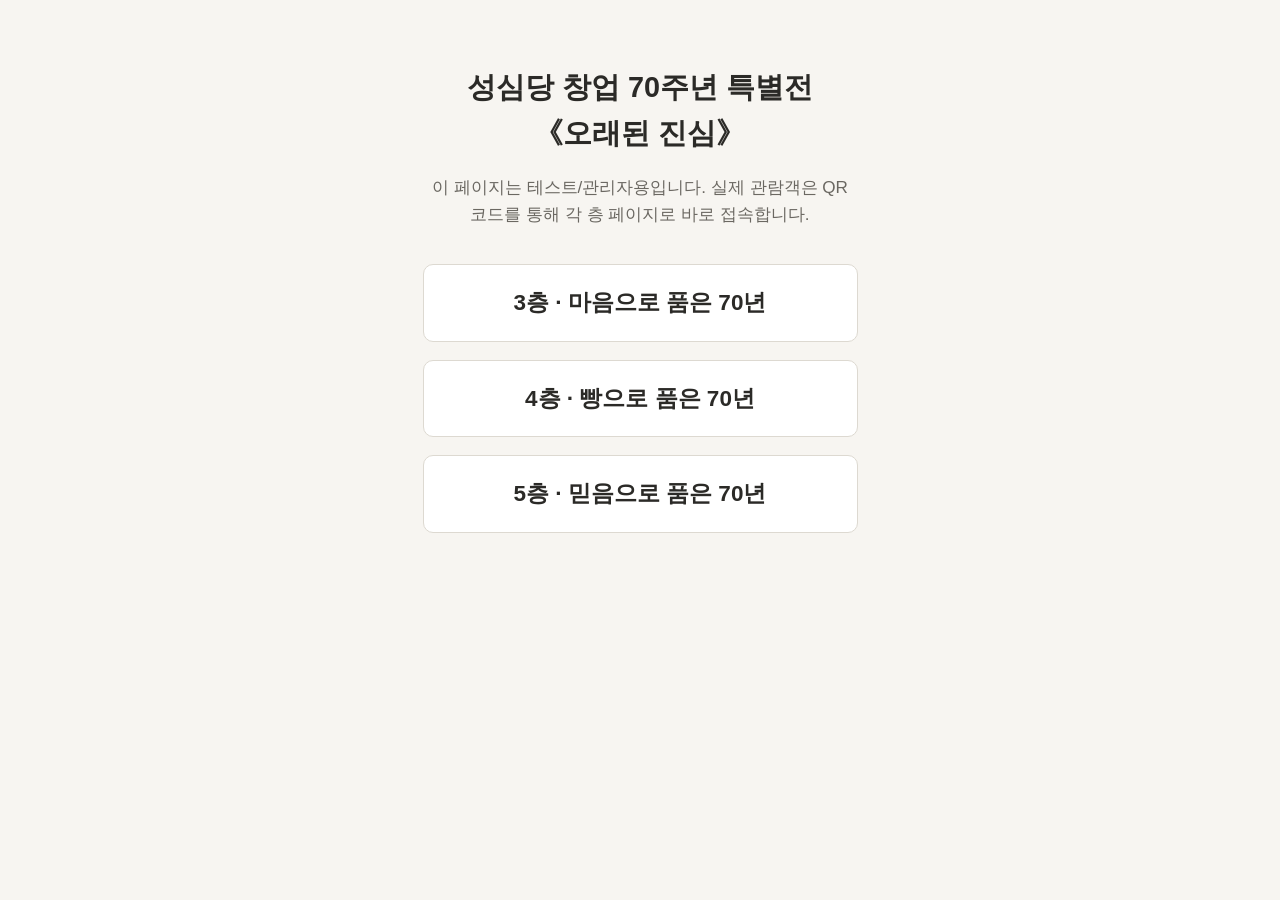
<file: index.html>
<!DOCTYPE html>
<html lang="ko">
<head>
  <meta charset="UTF-8">
  <meta name="viewport" content="width=device-width, initial-scale=1.0">
  <title>성심당 창업 70주년 특별전 《오래된 진심》 - 관리자/테스트 페이지</title>
  <link rel="stylesheet" href="css/style.css">
</head>
<body>
  <!--
    This root page is for testing/admin use only.
    Real visitors never see this page -- they scan a per-floor QR code that
    links directly to floor3/, floor4/, or floor5/.
  -->
  <main class="landing">
    <h1>성심당 창업 70주년 특별전<br>《오래된 진심》</h1>
    <p class="landing-note">이 페이지는 테스트/관리자용입니다. 실제 관람객은 QR 코드를 통해 각 층 페이지로 바로 접속합니다.</p>

    <nav class="floor-links">
      <a class="floor-card" href="floor3/">3층 · 마음으로 품은 70년</a>
      <a class="floor-card" href="floor4/">4층 · 빵으로 품은 70년</a>
      <a class="floor-card" href="floor5/">5층 · 믿음으로 품은 70년</a>
    </nav>
  </main>
</body>
</html>
</file>
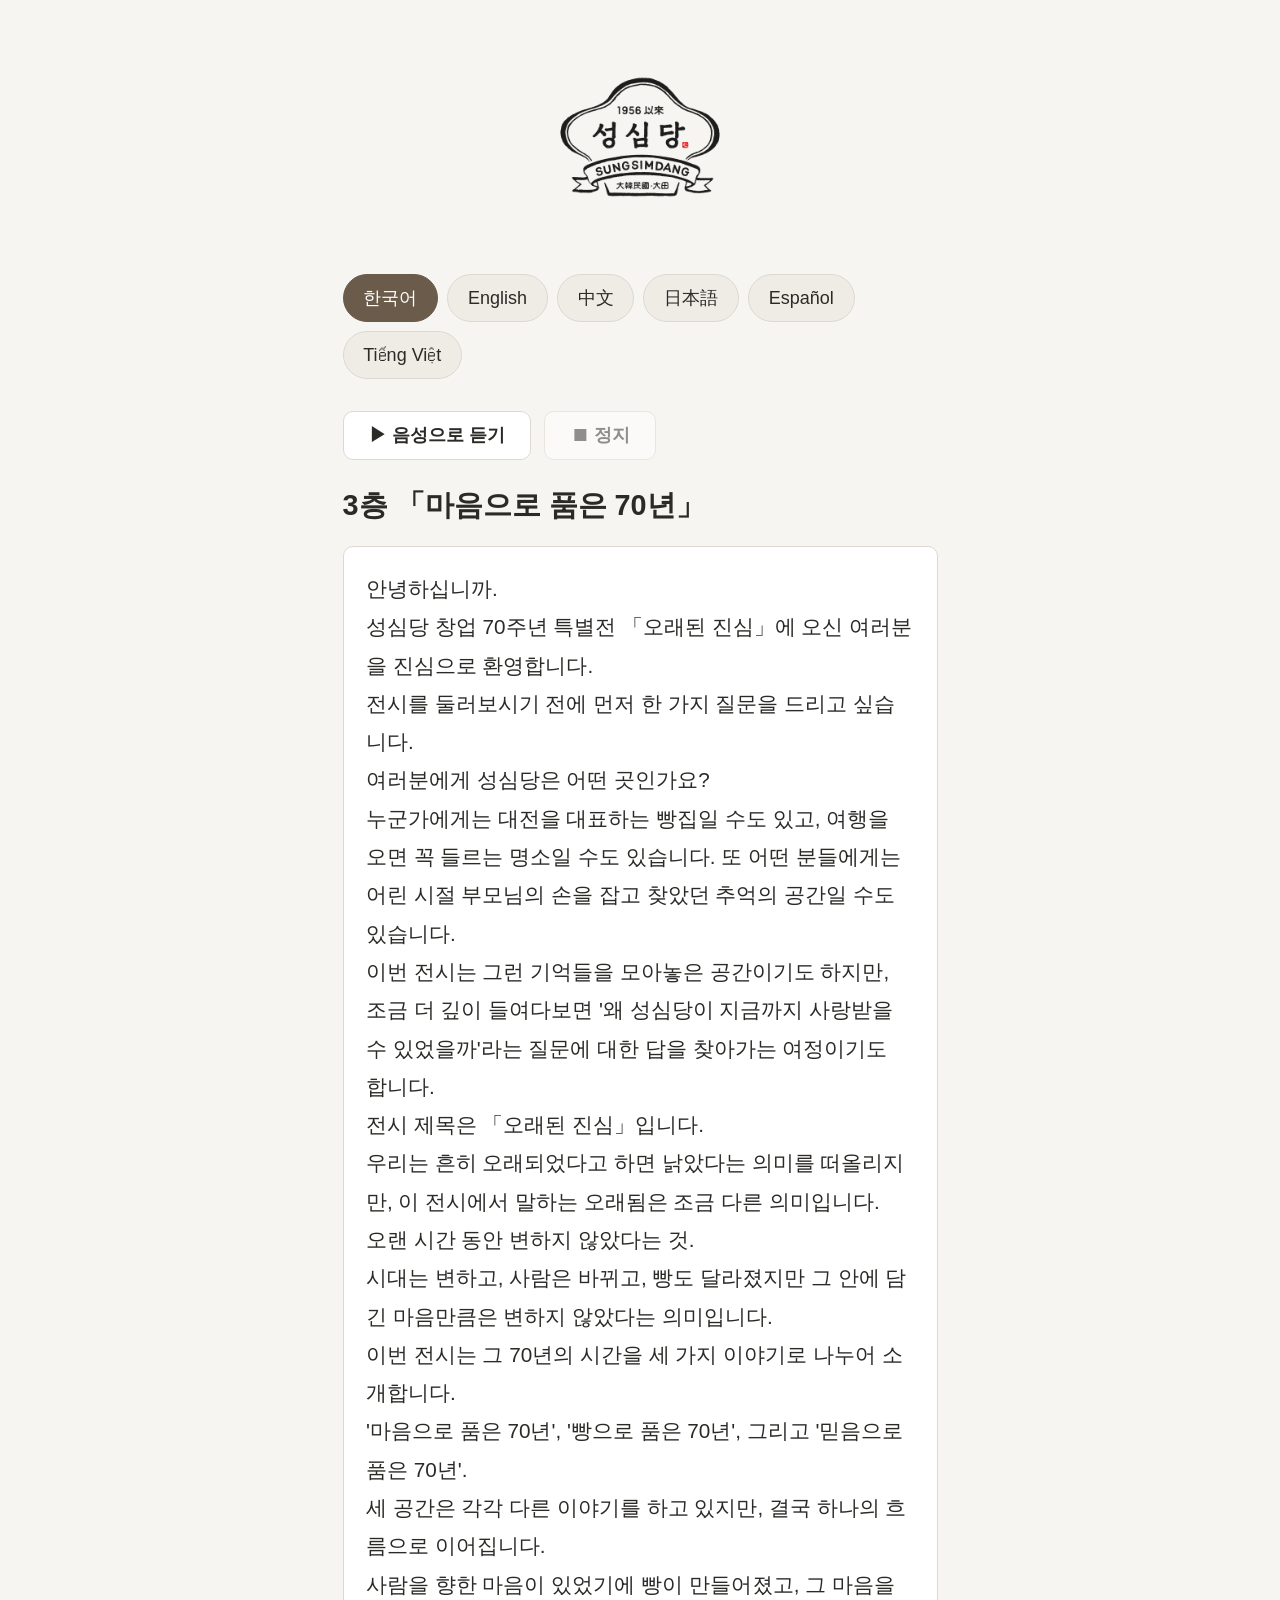
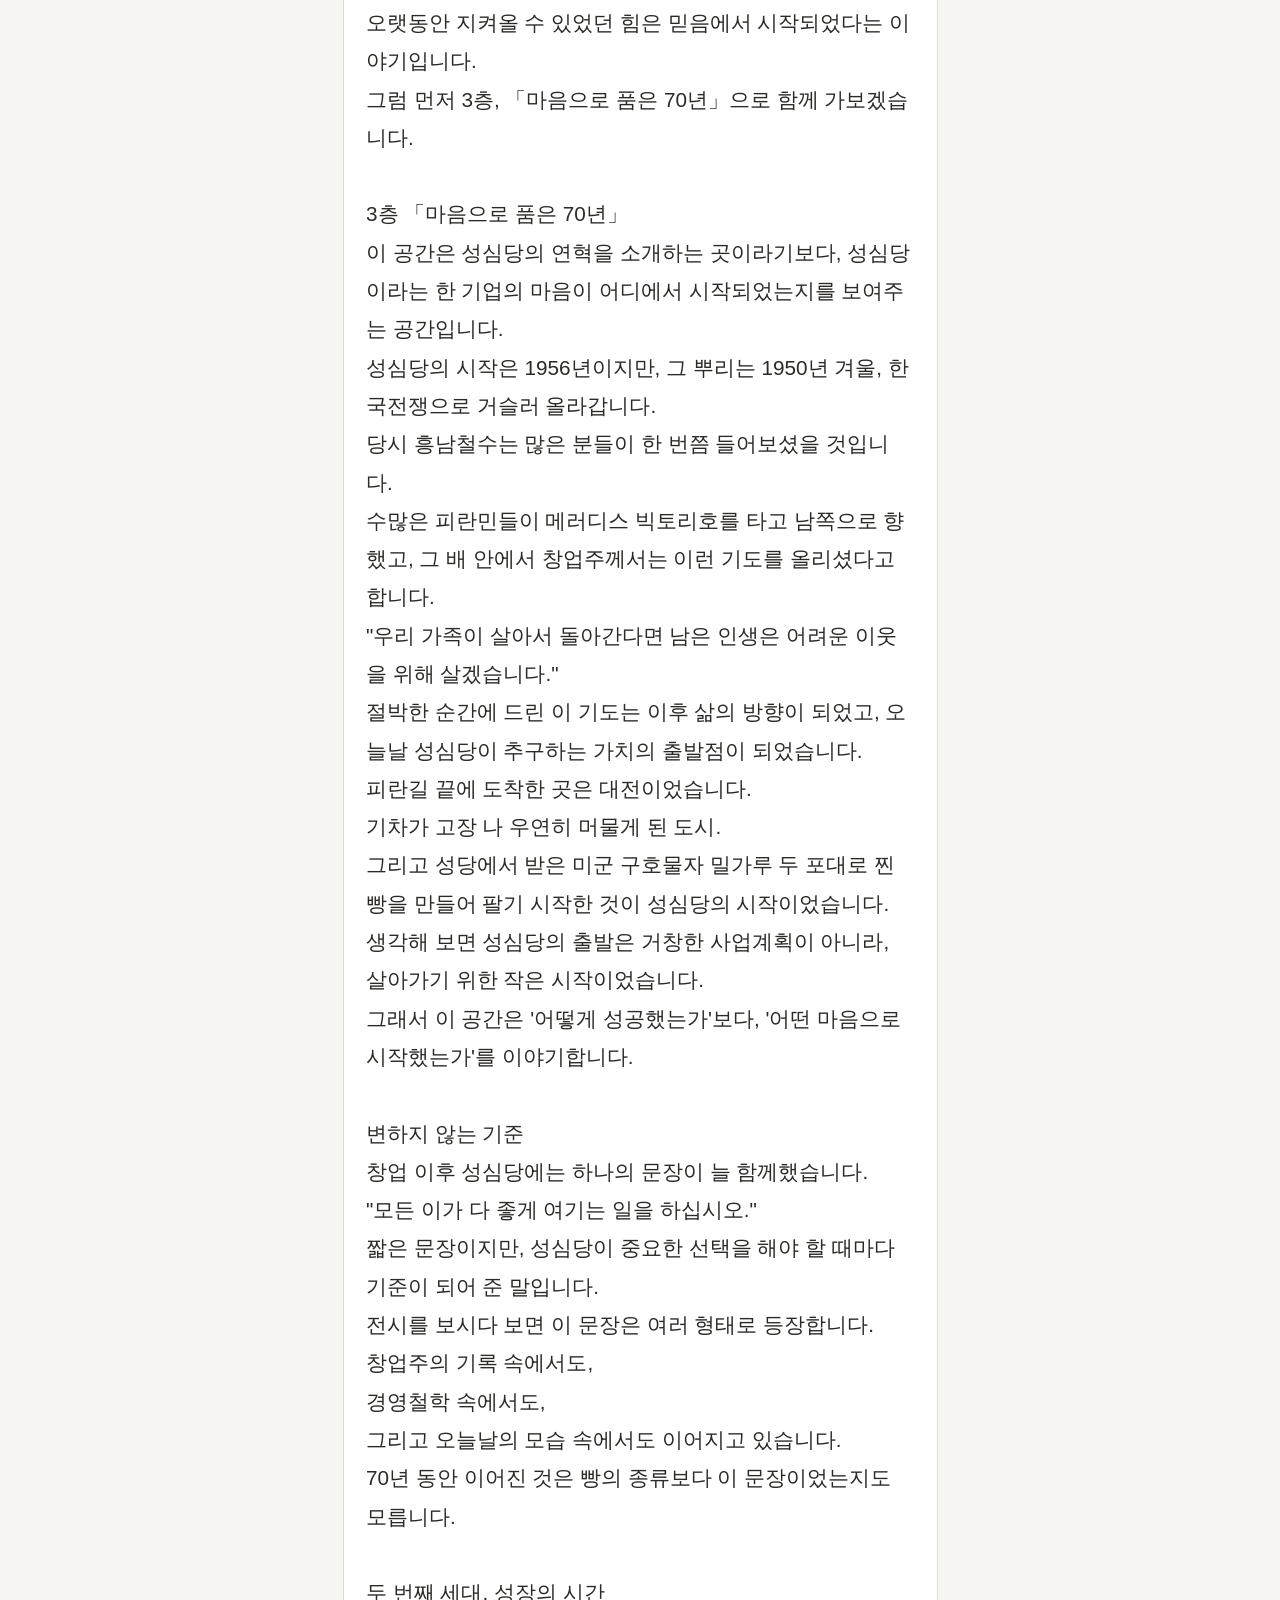
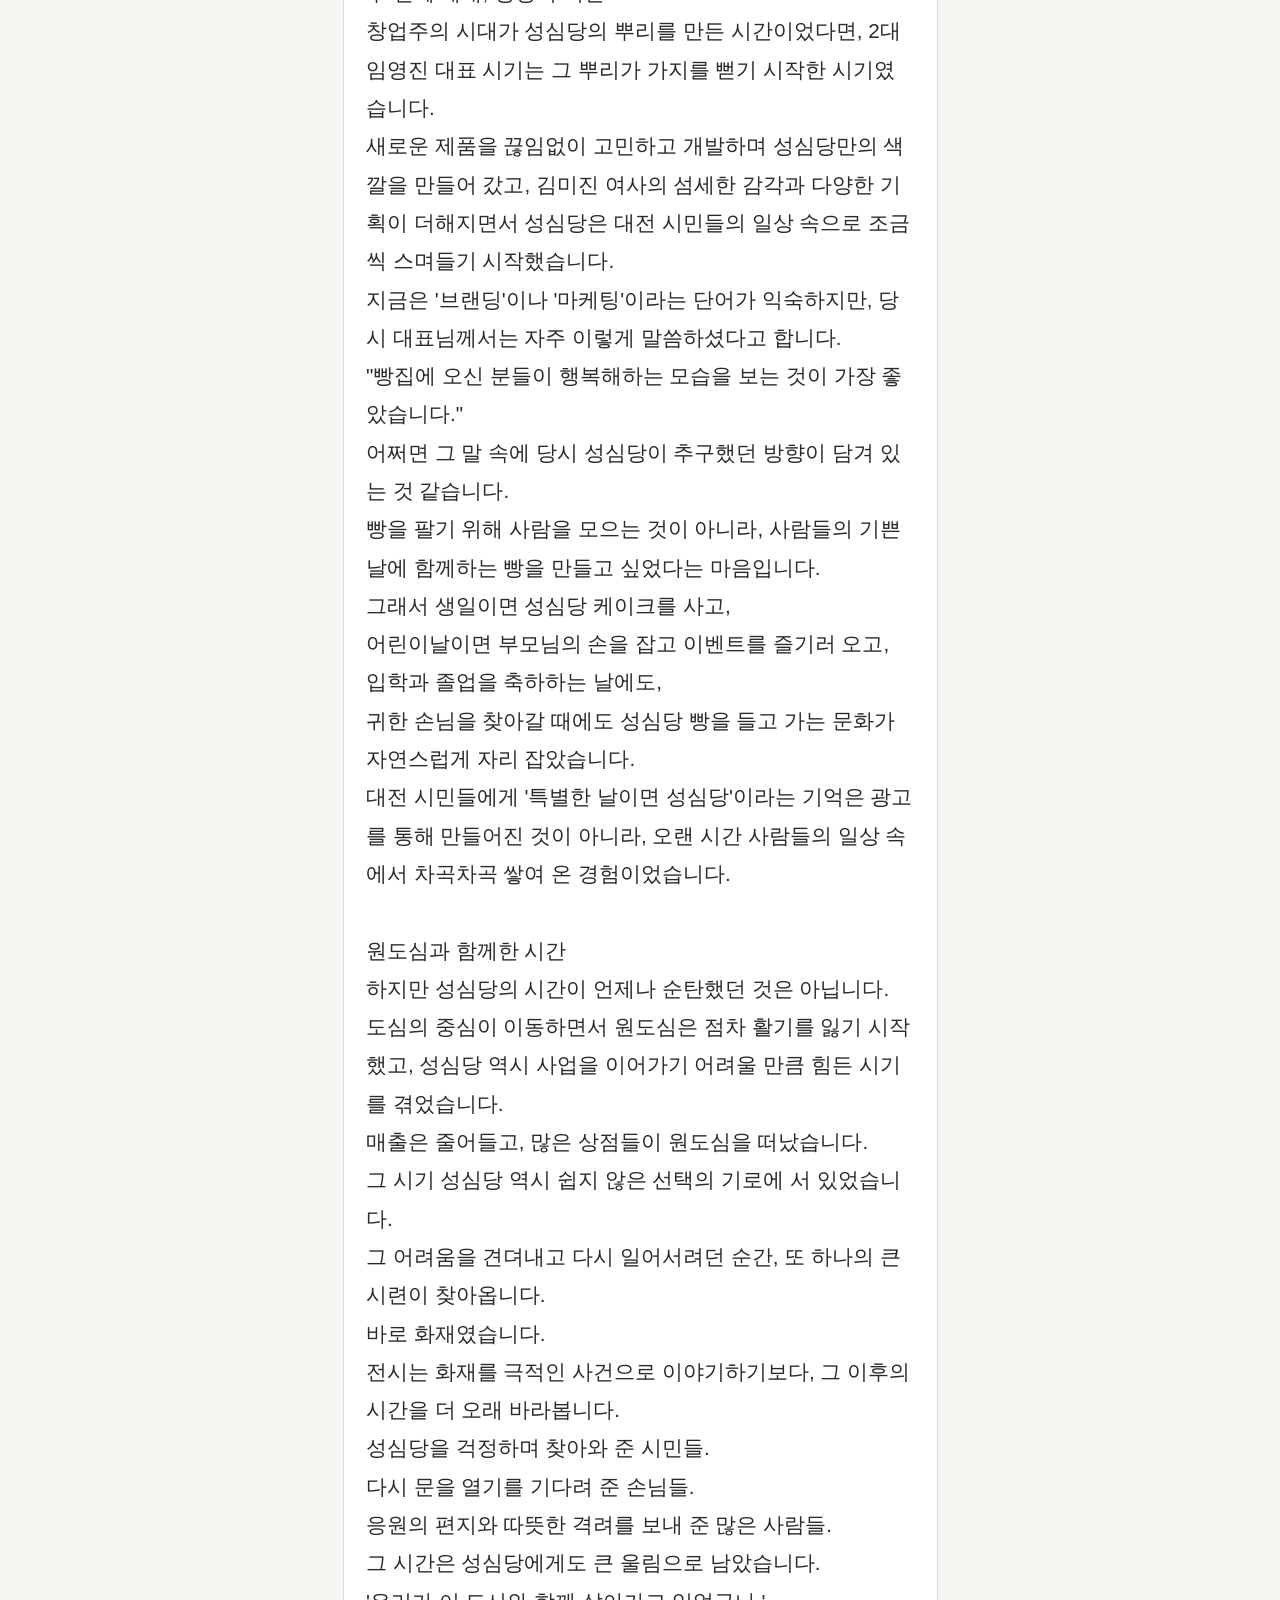
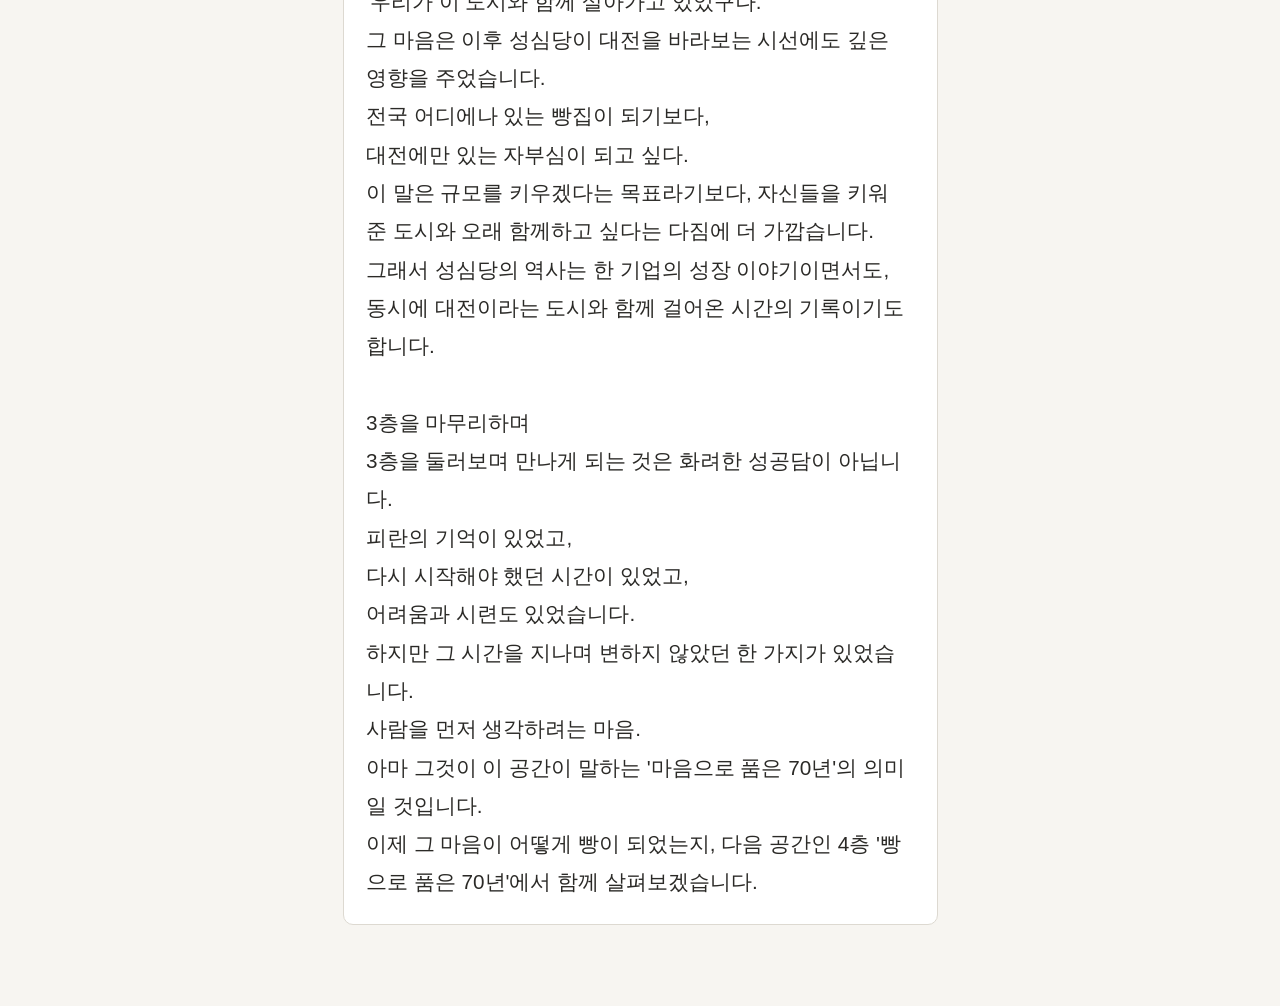
<file: floor3/index.html>
<!DOCTYPE html>
<html lang="ko">
<head>
  <meta charset="UTF-8">
  <meta name="viewport" content="width=device-width, initial-scale=1.0">
  <title>3층 전시실 도슨트</title>
  <link rel="stylesheet" href="../css/style.css">
</head>
<body data-floor="3">
  <main class="docent">
    <img class="brand-logo" src="../assets/sungsimdang-logo.png" alt="성심당 1956 以來 SUNGSIMDANG">

    <nav class="lang-chips" id="lang-chips" aria-label="Language selection"></nav>

    <div class="audio-controls" id="audio-controls">
      <button type="button" class="btn btn-audio" id="btn-playpause">▶ 음성으로 듣기</button>
      <button type="button" class="btn btn-audio" id="btn-stop" disabled>⏹ 정지</button>
    </div>

    <h1 class="title" id="title"></h1>
    <div class="content" id="content"></div>

    <p class="notice" id="voice-notice" hidden></p>
  </main>

  <script src="../js/docent.js"></script>
</body>
</html>
</file>
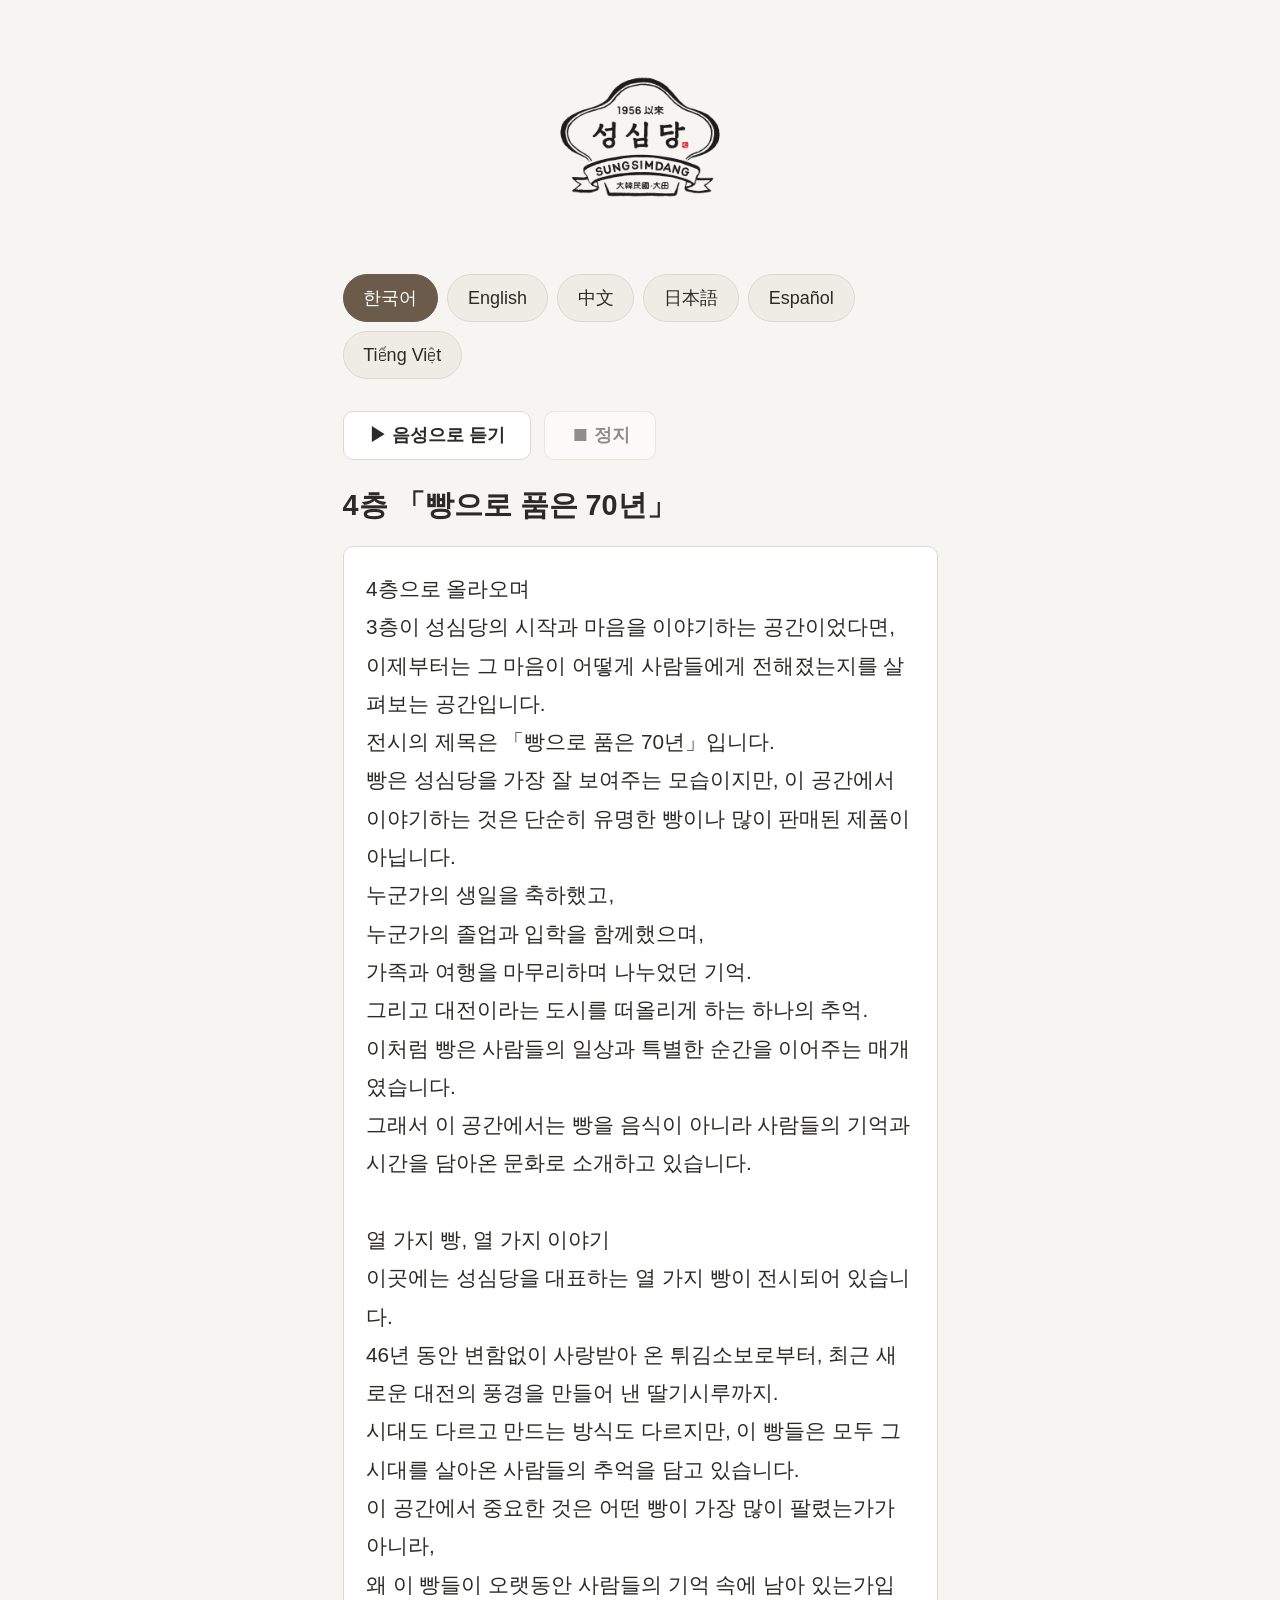
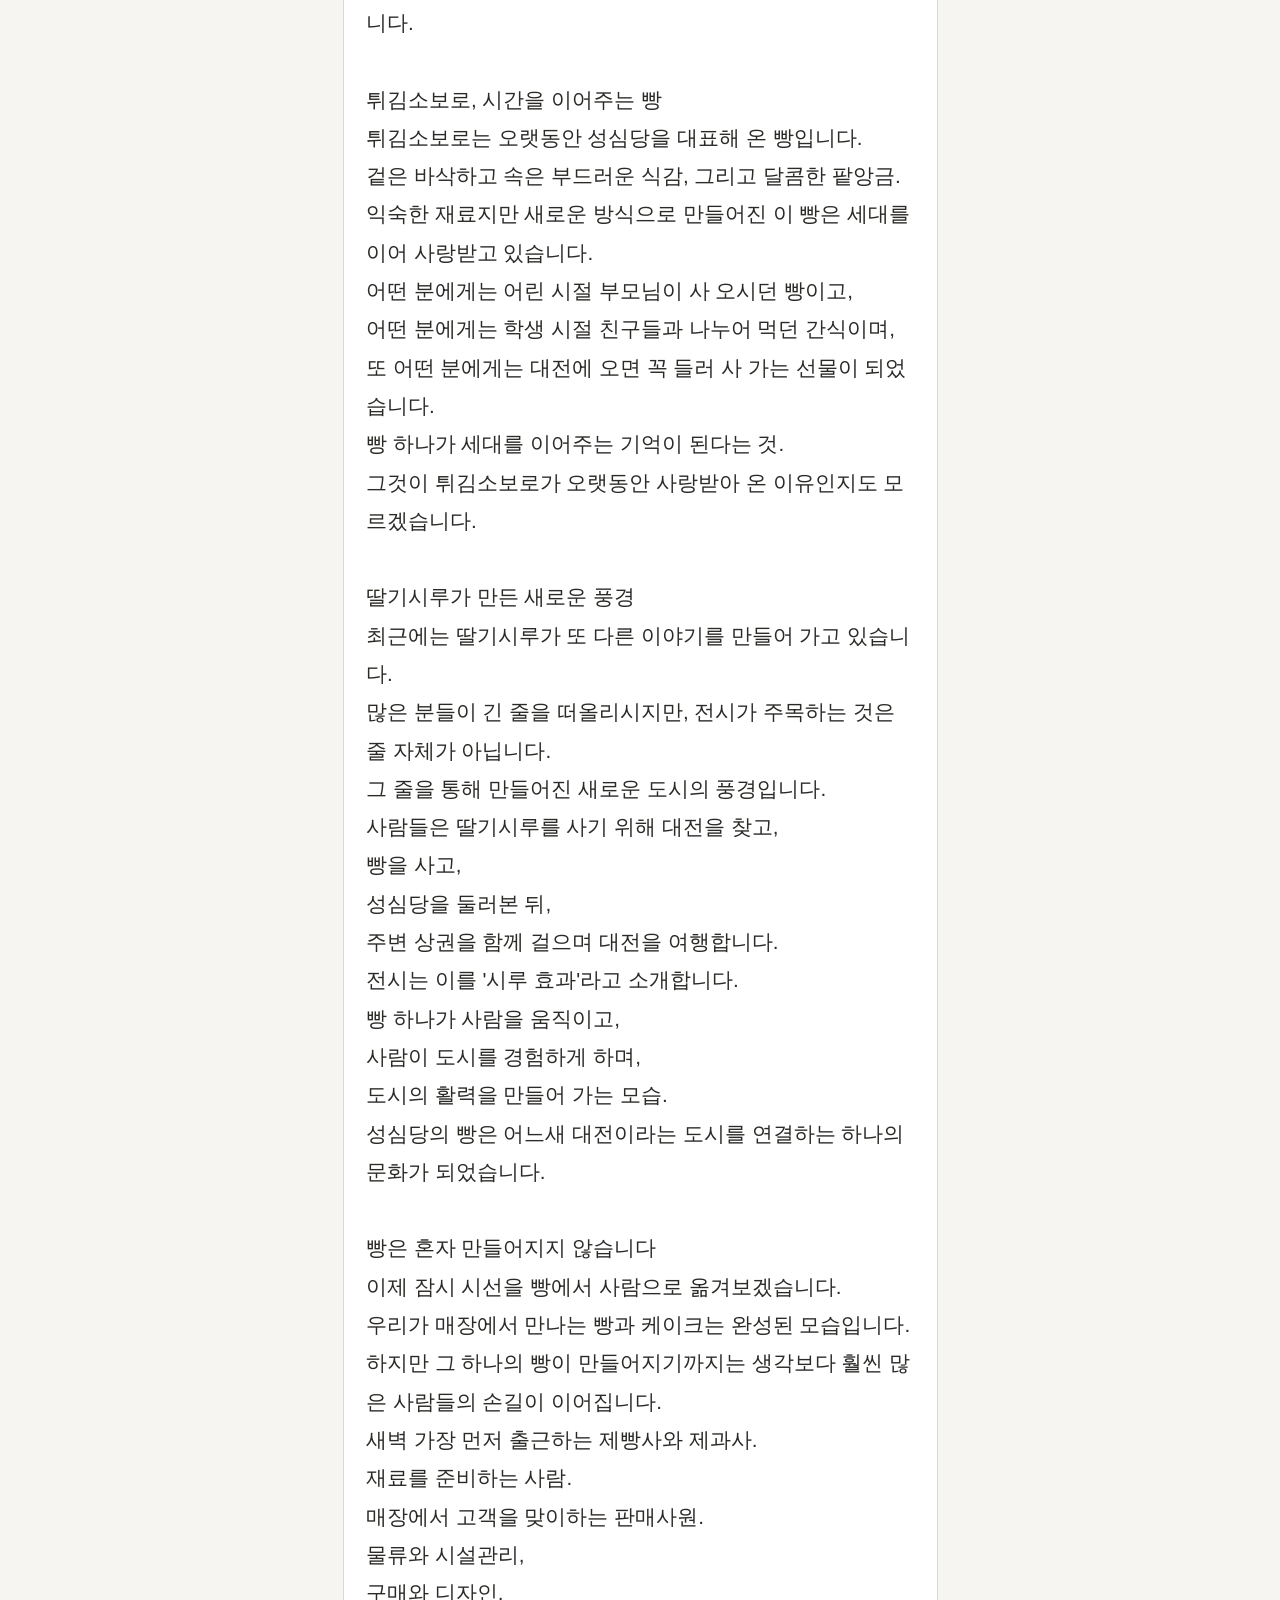
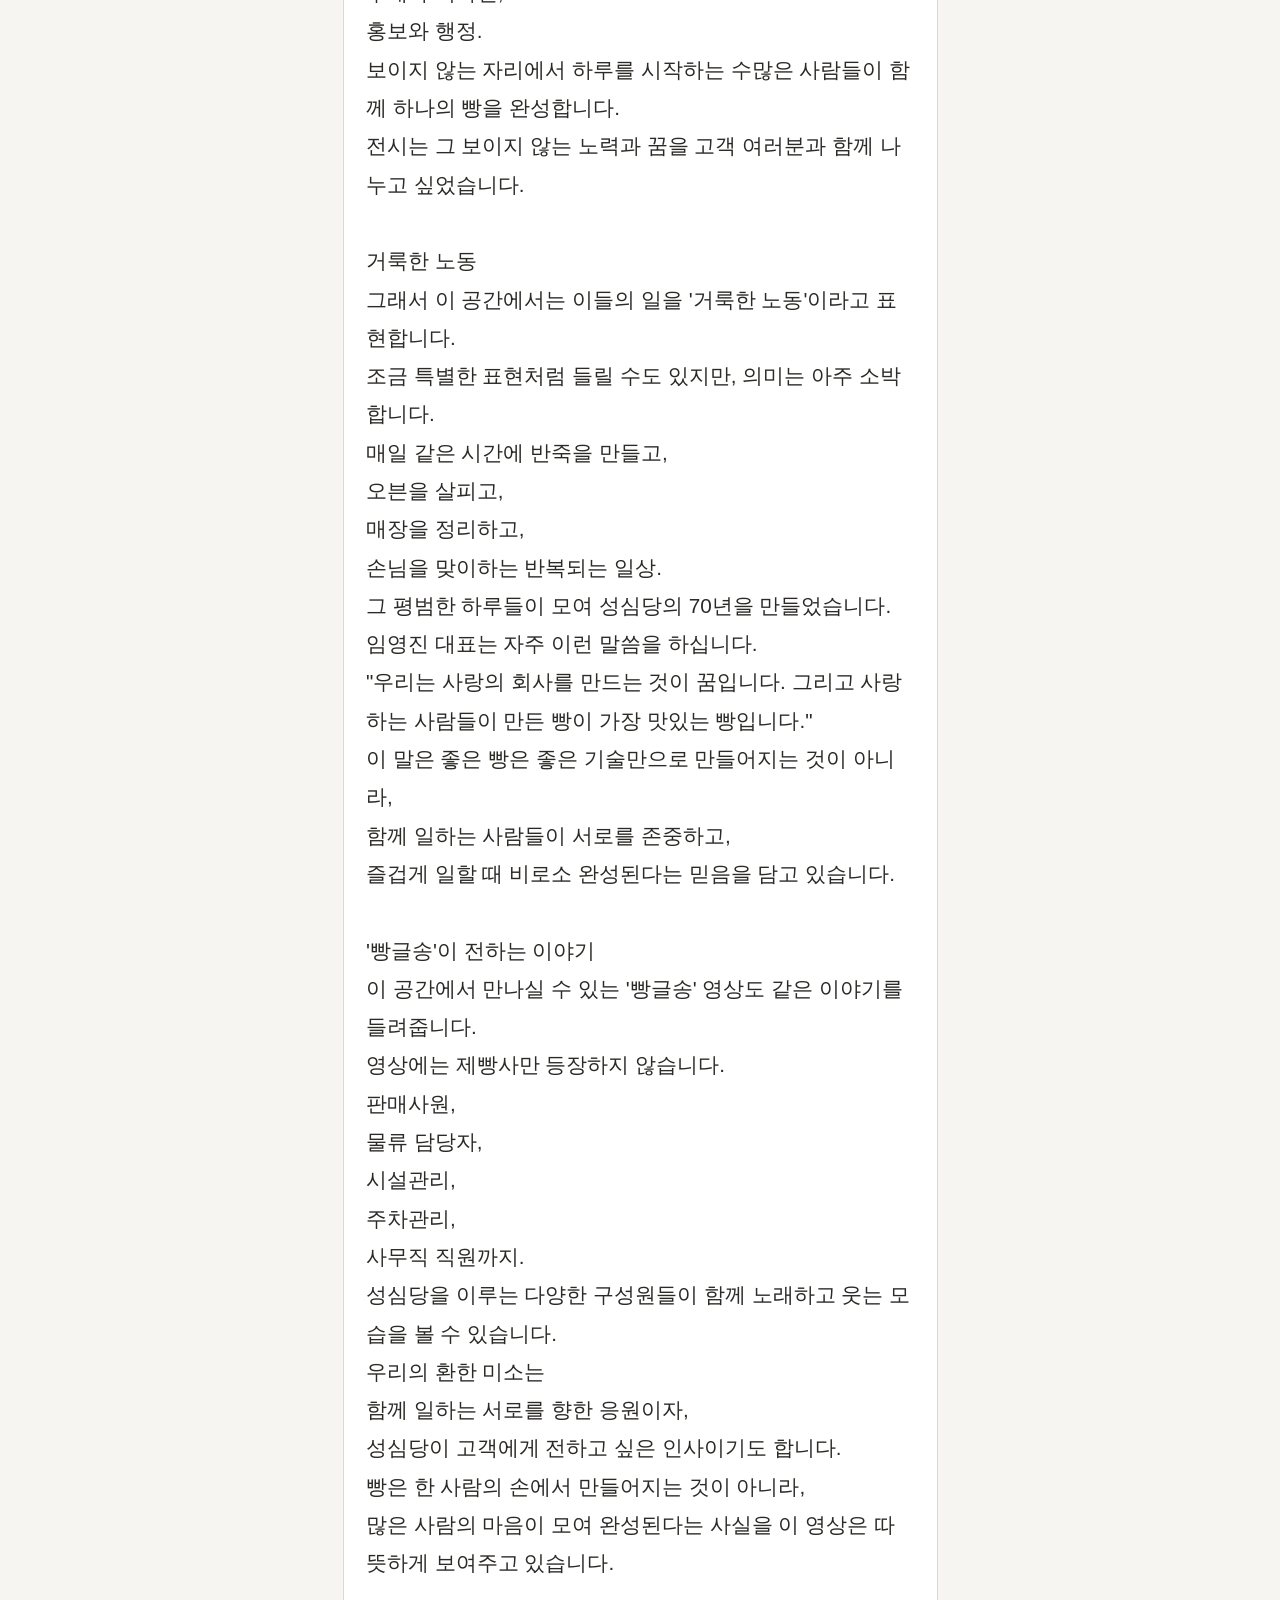
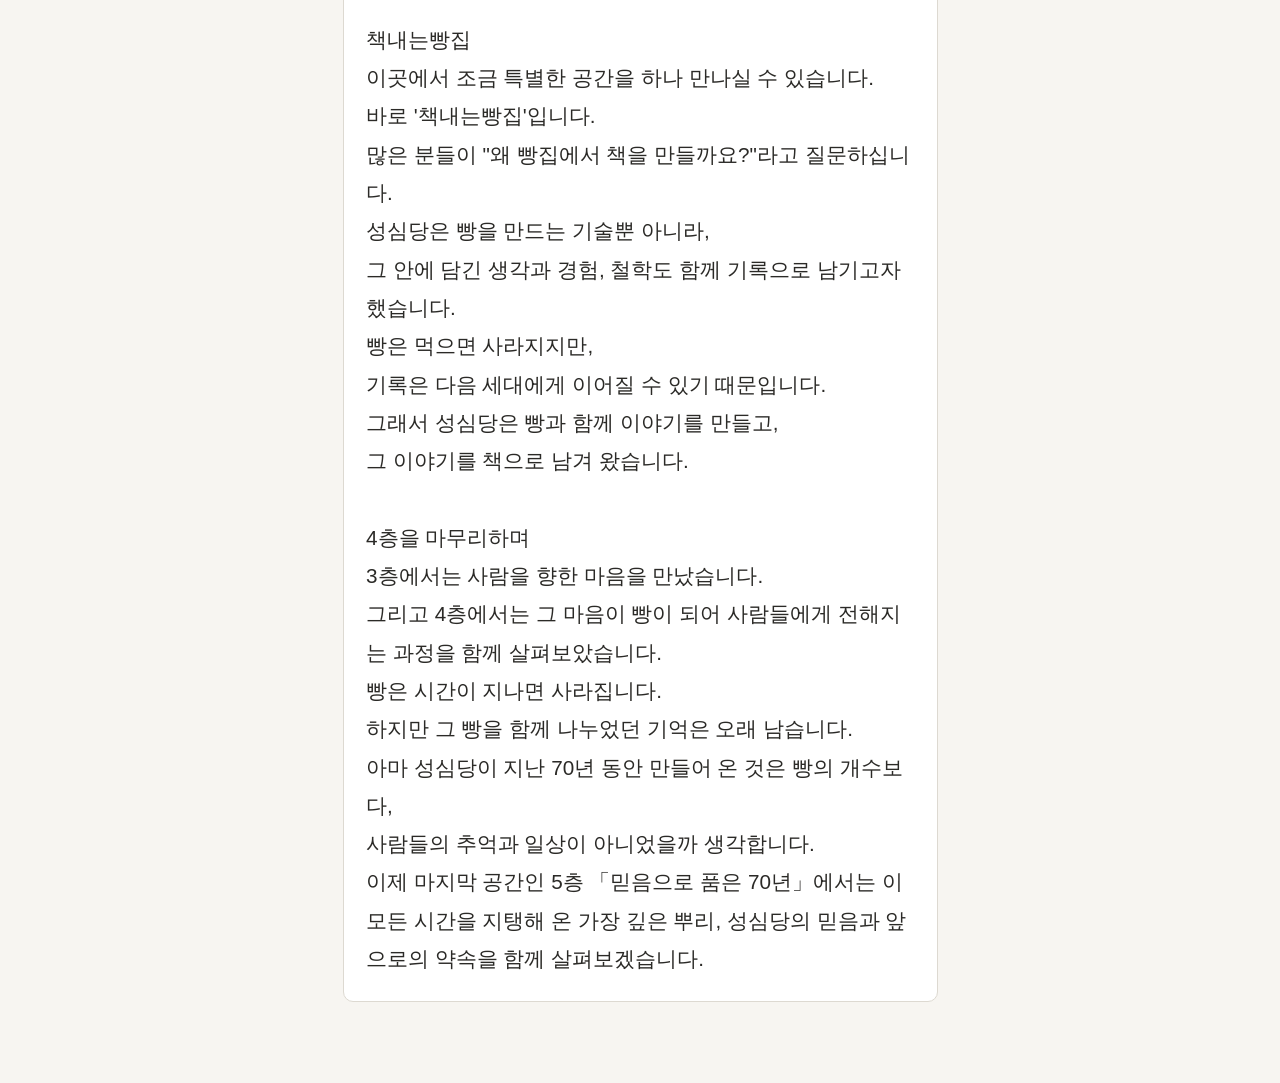
<file: floor4/index.html>
<!DOCTYPE html>
<html lang="ko">
<head>
  <meta charset="UTF-8">
  <meta name="viewport" content="width=device-width, initial-scale=1.0">
  <title>4층 전시실 도슨트</title>
  <link rel="stylesheet" href="../css/style.css">
</head>
<body data-floor="4">
  <main class="docent">
    <img class="brand-logo" src="../assets/sungsimdang-logo.png" alt="성심당 1956 以來 SUNGSIMDANG">

    <nav class="lang-chips" id="lang-chips" aria-label="Language selection"></nav>

    <div class="audio-controls" id="audio-controls">
      <button type="button" class="btn btn-audio" id="btn-playpause">▶ 음성으로 듣기</button>
      <button type="button" class="btn btn-audio" id="btn-stop" disabled>⏹ 정지</button>
    </div>

    <h1 class="title" id="title"></h1>
    <div class="content" id="content"></div>

    <p class="notice" id="voice-notice" hidden></p>
  </main>

  <script src="../js/docent.js"></script>
</body>
</html>
</file>
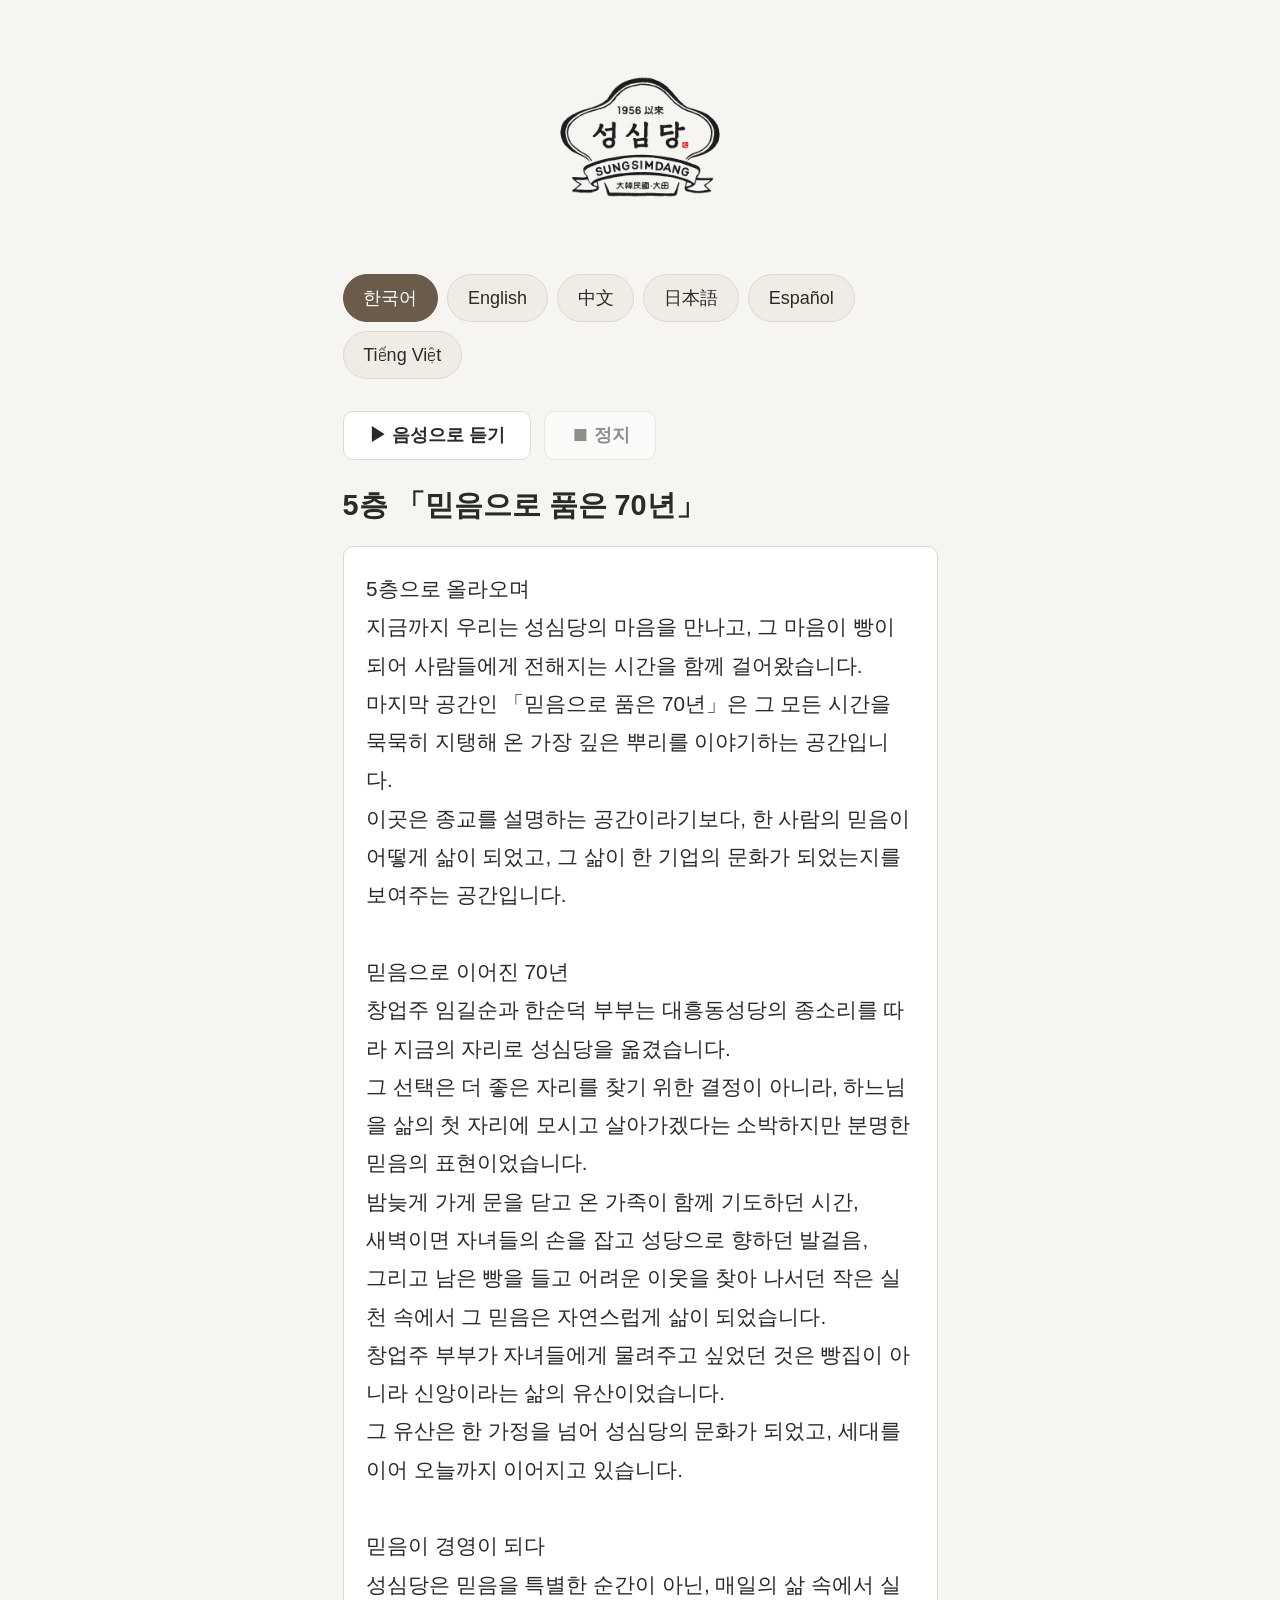
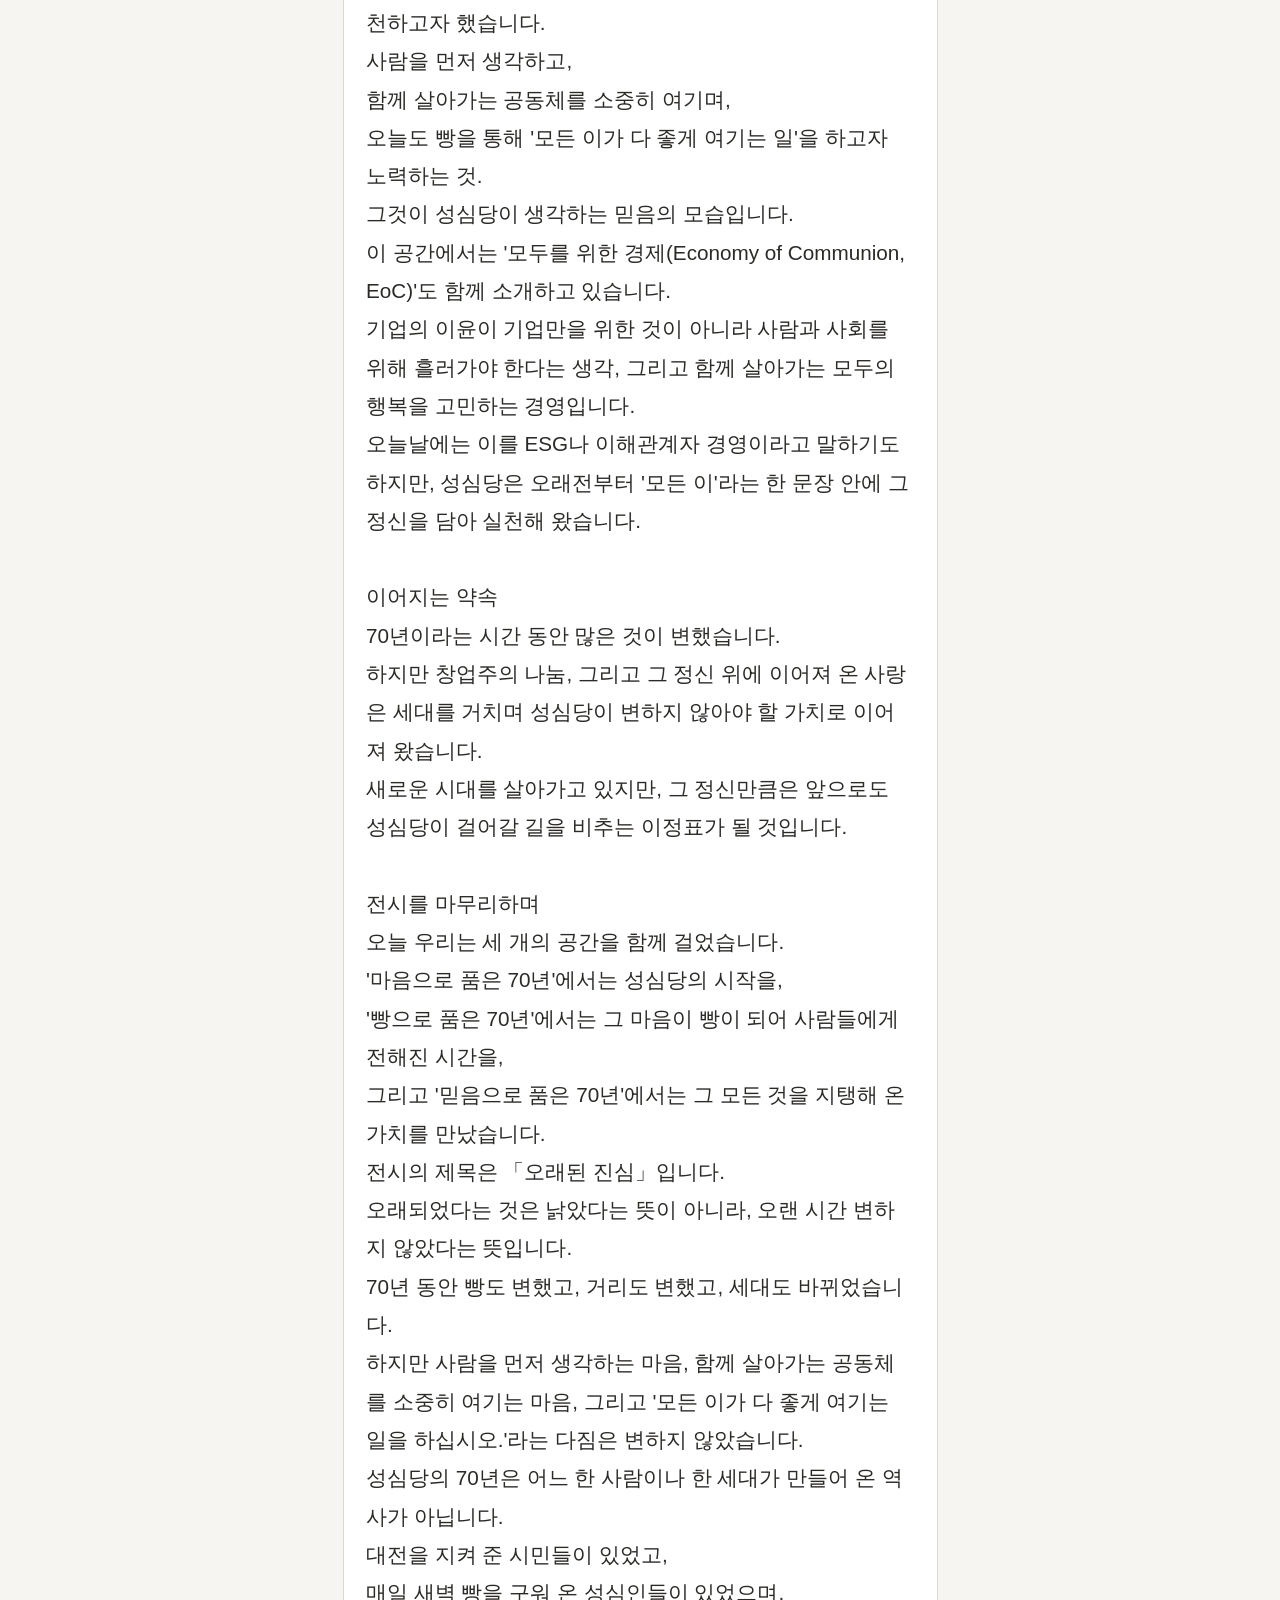
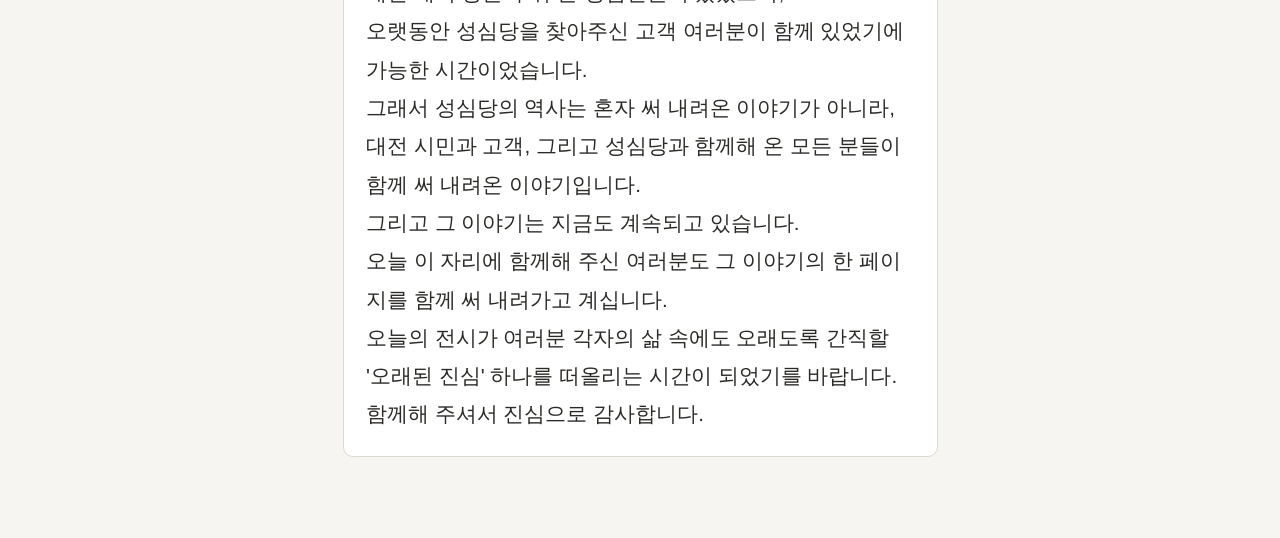
<file: floor5/index.html>
<!DOCTYPE html>
<html lang="ko">
<head>
  <meta charset="UTF-8">
  <meta name="viewport" content="width=device-width, initial-scale=1.0">
  <title>5층 전시실 도슨트</title>
  <link rel="stylesheet" href="../css/style.css">
</head>
<body data-floor="5">
  <main class="docent">
    <img class="brand-logo" src="../assets/sungsimdang-logo.png" alt="성심당 1956 以來 SUNGSIMDANG">

    <nav class="lang-chips" id="lang-chips" aria-label="Language selection"></nav>

    <div class="audio-controls" id="audio-controls">
      <button type="button" class="btn btn-audio" id="btn-playpause">▶ 음성으로 듣기</button>
      <button type="button" class="btn btn-audio" id="btn-stop" disabled>⏹ 정지</button>
    </div>

    <h1 class="title" id="title"></h1>
    <div class="content" id="content"></div>

    <p class="notice" id="voice-notice" hidden></p>
  </main>

  <script src="../js/docent.js"></script>
</body>
</html>
</file>
<file: css/style.css>
/* ==========================================================================
   Museum QR Docent -- shared stylesheet
   Mobile-first: visitors reach these pages by scanning a QR code on a phone.
   ========================================================================== */

:root {
  --color-bg: #f7f5f1;
  --color-surface: #ffffff;
  --color-text: #2b2a27;
  --color-text-muted: #6b6862;
  --color-border: #ddd9d1;
  --color-accent: #6b5b4a;
  --color-accent-contrast: #ffffff;
  --color-chip-bg: #efece6;
  --color-chip-active-bg: #6b5b4a;
  --color-chip-active-text: #ffffff;
  --color-notice-bg: #f4ead9;
  --color-notice-border: #d8c39a;
  --color-notice-text: #6b5327;
  --radius: 10px;
  --spacing: 1rem;
  font-size: 18px;
}

* {
  box-sizing: border-box;
}

html,
body {
  margin: 0;
  padding: 0;
}

body {
  background: var(--color-bg);
  color: var(--color-text);
  font-family: -apple-system, BlinkMacSystemFont, "Segoe UI", Roboto, "Noto Sans KR",
    "Malgun Gothic", Helvetica, Arial, sans-serif;
  line-height: 1.6;
  -webkit-text-size-adjust: 100%;
}

/* --------------------------------------------------------------------------
   Floor / docent page layout
   -------------------------------------------------------------------------- */

.docent {
  max-width: 640px;
  margin: 0 auto;
  padding: 1.5rem 1.25rem 3rem;
}

/* Brand logo */
.brand-logo {
  display: block;
  width: 100%;
  max-width: 220px;
  height: auto;
  margin: 0 auto 1.5rem;
}

/* Language chip row */
.lang-chips {
  display: flex;
  flex-wrap: wrap;
  gap: 0.5rem;
  margin-bottom: 1.75rem;
}

.lang-chip {
  flex: 0 0 auto;
  min-height: 48px;
  padding: 0.5rem 1.1rem;
  font-size: 1rem;
  font-weight: 500;
  color: var(--color-text);
  background: var(--color-chip-bg);
  border: 1px solid var(--color-border);
  border-radius: 999px;
  cursor: pointer;
  transition: background-color 0.15s ease, color 0.15s ease, border-color 0.15s ease;
  -webkit-tap-highlight-color: transparent;
}

.lang-chip:active {
  transform: scale(0.98);
}

.lang-chip.is-active {
  background: var(--color-chip-active-bg);
  color: var(--color-chip-active-text);
  border-color: var(--color-chip-active-bg);
}

/* Title + content */
.title {
  font-size: 1.6rem;
  font-weight: 700;
  margin: 0 0 1rem;
  color: var(--color-text);
}

.content {
  font-size: 1.15rem;
  line-height: 1.85;
  color: var(--color-text);
  background: var(--color-surface);
  border: 1px solid var(--color-border);
  border-radius: var(--radius);
  padding: 1.25rem;
  margin: 0 0 1.5rem;
  white-space: pre-line;
}

/* Audio controls */
.audio-controls {
  display: flex;
  flex-wrap: wrap;
  gap: 0.75rem;
  margin-bottom: 1.25rem;
}

.btn {
  min-height: 48px;
  padding: 0.65rem 1.4rem;
  font-size: 1rem;
  font-weight: 600;
  border-radius: var(--radius);
  border: 1px solid var(--color-border);
  background: var(--color-surface);
  color: var(--color-text);
  cursor: pointer;
  -webkit-tap-highlight-color: transparent;
}

.btn:active {
  transform: scale(0.98);
}

.btn:disabled {
  opacity: 0.5;
  cursor: not-allowed;
}

.btn-audio.is-playing {
  background: var(--color-accent);
  color: var(--color-accent-contrast);
  border-color: var(--color-accent);
}

/* Voice-limited notice */
.notice {
  font-size: 0.95rem;
  color: var(--color-notice-text);
  background: var(--color-notice-bg);
  border: 1px solid var(--color-notice-border);
  border-radius: var(--radius);
  padding: 0.85rem 1rem;
}

.notice[hidden] {
  display: none;
}

/* --------------------------------------------------------------------------
   Root admin/test landing page
   -------------------------------------------------------------------------- */

.landing {
  max-width: 480px;
  margin: 0 auto;
  padding: 2.5rem 1.25rem 3rem;
  text-align: center;
}

.landing h1 {
  font-size: 1.6rem;
  margin-bottom: 0.5rem;
}

.landing .landing-note {
  color: var(--color-text-muted);
  font-size: 0.95rem;
  margin-bottom: 2rem;
}

.floor-links {
  display: flex;
  flex-direction: column;
  gap: 1rem;
}

.floor-card {
  display: block;
  min-height: 64px;
  padding: 1.1rem 1.5rem;
  background: var(--color-surface);
  border: 1px solid var(--color-border);
  border-radius: var(--radius);
  color: var(--color-text);
  text-decoration: none;
  font-size: 1.25rem;
  font-weight: 600;
  text-align: center;
  transition: background-color 0.15s ease, border-color 0.15s ease;
}

.floor-card:active {
  transform: scale(0.99);
}

.floor-card:hover,
.floor-card:focus-visible {
  background: var(--color-chip-bg);
  border-color: var(--color-accent);
}

/* --------------------------------------------------------------------------
   Small-screen refinements
   -------------------------------------------------------------------------- */

@media (max-width: 360px) {
  :root {
    font-size: 16px;
  }

  .title {
    font-size: 1.4rem;
  }
}
</file>
